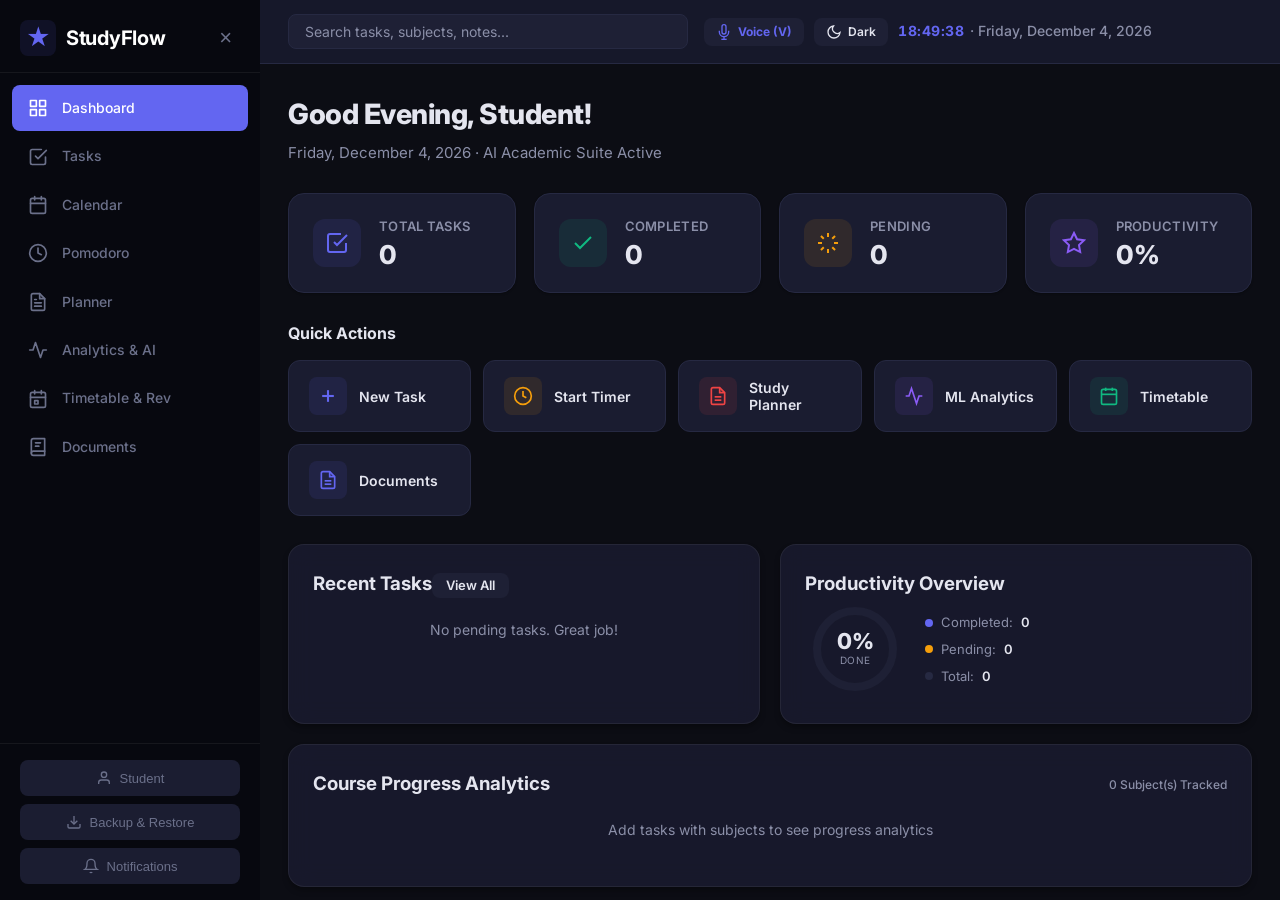
<file: index.html>
<!DOCTYPE html>
<html lang="en" data-theme="dark">
<head>
  <meta charset="UTF-8">
  <meta name="viewport" content="width=device-width, initial-scale=1.0">
  <meta name="description" content="StudyFlow — AI-Powered Academic Intelligence & Productivity Suite with predictive modeling, conflict-aware scheduling, voice assistant, and local document intelligence.">
  <meta name="theme-color" content="#0c0d14">
  <title>StudyFlow — AI-Powered Academic Intelligence & Productivity Suite</title>
  <link rel="icon" type="image/svg+xml" href="data:image/svg+xml,%3Csvg xmlns='http://www.w3.org/2000/svg' viewBox='0 0 100 100'%3E%3Ccircle cx='50' cy='50' r='45' fill='%236366f1'/%3E%3Ctext x='50' y='68' font-size='50' text-anchor='middle' fill='white'%3E%E2%98%85%3C/text%3E%3C/svg%3E">
  <link rel="preconnect" href="https://fonts.googleapis.com">
  <link href="https://fonts.googleapis.com/css2?family=Inter:wght@300;400;500;600;700;800&display=swap" rel="stylesheet">
  <link rel="stylesheet" href="css/style.css">
  <link rel="stylesheet" href="css/dashboard.css">
  <link rel="stylesheet" href="css/tasks.css">
  <link rel="stylesheet" href="css/calendar.css">
  <link rel="stylesheet" href="css/responsive.css">
</head>
<body>
  <div id="app">
    <aside class="sidebar" id="sidebar">
      <div class="sidebar-header">
        <div class="logo">
          <span class="logo-icon">&#9733;</span>
          <h1>StudyFlow</h1>
        </div>
        <button class="sidebar-toggle" id="sidebarToggle" aria-label="Toggle sidebar">&times;</button>
      </div>
      <nav class="sidebar-nav">
        <a href="#" class="nav-item active" data-page="dashboard">
          <span class="nav-icon">
            <svg width="20" height="20" viewBox="0 0 24 24" fill="none" stroke="currentColor" stroke-width="2" stroke-linecap="round" stroke-linejoin="round"><rect x="3" y="3" width="7" height="7"/><rect x="14" y="3" width="7" height="7"/><rect x="14" y="14" width="7" height="7"/><rect x="3" y="14" width="7" height="7"/></svg>
          </span>
          <span class="nav-label">Dashboard</span>
        </a>
        <a href="#" class="nav-item" data-page="tasks">
          <span class="nav-icon">
            <svg width="20" height="20" viewBox="0 0 24 24" fill="none" stroke="currentColor" stroke-width="2" stroke-linecap="round" stroke-linejoin="round"><path d="M9 11l3 3L22 4"/><path d="M21 12v7a2 2 0 0 1-2 2H5a2 2 0 0 1-2-2V5a2 2 0 0 1 2-2h11"/></svg>
          </span>
          <span class="nav-label">Tasks</span>
        </a>
        <a href="#" class="nav-item" data-page="calendar">
          <span class="nav-icon">
            <svg width="20" height="20" viewBox="0 0 24 24" fill="none" stroke="currentColor" stroke-width="2" stroke-linecap="round" stroke-linejoin="round"><rect x="3" y="4" width="18" height="18" rx="2" ry="2"/><line x1="16" y1="2" x2="16" y2="6"/><line x1="8" y1="2" x2="8" y2="6"/><line x1="3" y1="10" x2="21" y2="10"/></svg>
          </span>
          <span class="nav-label">Calendar</span>
        </a>
        <a href="#" class="nav-item" data-page="pomodoro">
          <span class="nav-icon">
            <svg width="20" height="20" viewBox="0 0 24 24" fill="none" stroke="currentColor" stroke-width="2" stroke-linecap="round" stroke-linejoin="round"><circle cx="12" cy="12" r="10"/><polyline points="12 6 12 12 16 14"/></svg>
          </span>
          <span class="nav-label">Pomodoro</span>
        </a>
        <a href="#" class="nav-item" data-page="planner">
          <span class="nav-icon">
            <svg width="20" height="20" viewBox="0 0 24 24" fill="none" stroke="currentColor" stroke-width="2" stroke-linecap="round" stroke-linejoin="round"><path d="M14 2H6a2 2 0 0 0-2 2v16a2 2 0 0 0 2 2h12a2 2 0 0 0 2-2V8z"/><polyline points="14 2 14 8 20 8"/><line x1="16" y1="13" x2="8" y2="13"/><line x1="16" y1="17" x2="8" y2="17"/><polyline points="10 9 9 9 8 9"/></svg>
          </span>
          <span class="nav-label">Planner</span>
        </a>
        <a href="#" class="nav-item" data-page="analytics">
          <span class="nav-icon">
            <svg width="20" height="20" viewBox="0 0 24 24" fill="none" stroke="currentColor" stroke-width="2" stroke-linecap="round" stroke-linejoin="round"><path d="M22 12h-4l-3 9L9 3l-3 9H2"/></svg>
          </span>
          <span class="nav-label">Analytics & AI</span>
        </a>
        <a href="#" class="nav-item" data-page="timetable">
          <span class="nav-icon">
            <svg width="20" height="20" viewBox="0 0 24 24" fill="none" stroke="currentColor" stroke-width="2" stroke-linecap="round" stroke-linejoin="round"><rect x="3" y="4" width="18" height="18" rx="2"/><line x1="16" y1="2" x2="16" y2="6"/><line x1="8" y1="2" x2="8" y2="6"/><line x1="3" y1="10" x2="21" y2="10"/><path d="M8 14h4v4H8z"/></svg>
          </span>
          <span class="nav-label">Timetable & Rev</span>
        </a>
        <a href="#" class="nav-item" data-page="documents">
          <span class="nav-icon">
            <svg width="20" height="20" viewBox="0 0 24 24" fill="none" stroke="currentColor" stroke-width="2" stroke-linecap="round" stroke-linejoin="round"><path d="M4 19.5A2.5 2.5 0 0 1 6.5 17H20"/><path d="M6.5 2H20v20H6.5A2.5 2.5 0 0 1 4 19.5v-15A2.5 2.5 0 0 1 6.5 2z"/><line x1="9" y1="7" x2="15" y2="7"/><line x1="9" y1="11" x2="13" y2="11"/></svg>
          </span>
          <span class="nav-label">Documents</span>
        </a>
      </nav>
      <div class="sidebar-footer">
        <button id="profileEditBtn" title="Student Profile">
          <svg width="16" height="16" viewBox="0 0 24 24" fill="none" stroke="currentColor" stroke-width="2"><path d="M20 21v-2a4 4 0 0 0-4-4H8a4 4 0 0 0-4 4v2"/><circle cx="12" cy="7" r="4"/></svg>
          <span id="sidebarStudentName">Student Profile</span>
        </button>
        <button id="backupRestoreBtn" title="Data Backup and Recovery">
          <svg width="16" height="16" viewBox="0 0 24 24" fill="none" stroke="currentColor" stroke-width="2"><path d="M21 15v4a2 2 0 0 1-2 2H5a2 2 0 0 1-2-2v-4"/><polyline points="7 10 12 15 17 10"/><line x1="12" y1="15" x2="12" y2="3"/></svg>
          Backup & Restore
        </button>
        <button id="notifSettingsBtn" aria-label="Notification settings">
          <svg width="16" height="16" viewBox="0 0 24 24" fill="none" stroke="currentColor" stroke-width="2"><path d="M18 8A6 6 0 0 0 6 8c0 7-3 9-3 9h18s-3-2-3-9"/><path d="M13.73 21a2 2 0 0 1-3.46 0"/></svg>
          Notifications
        </button>
      </div>
    </aside>

    <main class="main-content" id="mainContent">
      <header class="top-bar">
        <button class="mobile-menu-btn" id="mobileMenuBtn" aria-label="Open menu">
          <svg width="24" height="24" viewBox="0 0 24 24" fill="none" stroke="currentColor" stroke-width="2" stroke-linecap="round" stroke-linejoin="round"><line x1="3" y1="12" x2="21" y2="12"/><line x1="3" y1="6" x2="21" y2="6"/><line x1="3" y1="18" x2="21" y2="18"/></svg>
        </button>
        <div class="top-bar-search">
          <input type="text" id="globalSearch" placeholder="Search tasks, subjects, notes..." />
        </div>
        <div class="top-bar-right" style="display:flex;align-items:center;gap:10px;">
          <!-- Voice Assistant Trigger Button -->
          <button id="voiceAssistantBtn" class="btn btn-secondary btn-sm" title="Activate Voice Assistant (Press 'V')" aria-label="Voice Assistant" style="padding:6px 12px;display:flex;align-items:center;gap:6px;border-color:var(--accent);color:var(--accent);">
            <svg width="16" height="16" viewBox="0 0 24 24" fill="none" stroke="currentColor" stroke-width="2"><path d="M12 1a3 3 0 0 0-3 3v8a3 3 0 0 0 6 0V4a3 3 0 0 0-3-3z"/><path d="M19 10v2a7 7 0 0 1-14 0v-2"/><line x1="12" y1="19" x2="12" y2="23"/><line x1="8" y1="23" x2="16" y2="23"/></svg>
            <span style="font-size:12px;font-weight:700;">Voice (V)</span>
          </button>

          <button id="themeToggleBtn" class="btn btn-secondary btn-sm" title="Toggle Light/Dark Theme" aria-label="Toggle Theme" style="padding:6px 12px;display:flex;align-items:center;gap:6px;">
            <svg id="themeIconSun" width="16" height="16" viewBox="0 0 24 24" fill="none" stroke="currentColor" stroke-width="2" style="display:none;"><circle cx="12" cy="12" r="5"/><line x1="12" y1="1" x2="12" y2="3"/><line x1="12" y1="21" x2="12" y2="23"/><line x1="4.22" y1="4.22" x2="5.64" y2="5.64"/><line x1="18.36" y1="18.36" x2="19.78" y2="19.78"/><line x1="1" y1="12" x2="3" y2="12"/><line x1="21" y1="12" x2="23" y2="12"/><line x1="4.22" y1="19.78" x2="5.64" y2="18.36"/><line x1="18.36" y1="5.64" x2="19.78" y2="4.22"/></svg>
            <svg id="themeIconMoon" width="16" height="16" viewBox="0 0 24 24" fill="none" stroke="currentColor" stroke-width="2"><path d="M21 12.79A9 9 0 1 1 11.21 3 7 7 0 0 0 21 12.79z"/></svg>
            <span id="themeLabel" style="font-size:12px;font-weight:600;">Theme</span>
          </button>
          <div class="top-bar-date" id="topBarDate"></div>
        </div>
      </header>

      <section class="page active" id="page-dashboard"></section>
      <section class="page" id="page-tasks"></section>
      <section class="page" id="page-calendar"></section>
      <section class="page" id="page-pomodoro">
        <div id="pomodoroRoot" style="display:flex;flex-direction:column;align-items:center;min-height:60vh;">
          <div class="card" style="max-width:520px;width:100%;padding:32px;text-align:center;">
            <h2 style="font-size:24px;font-weight:800;margin-bottom:4px;">Study Session Timer</h2>
            <p style="color:var(--text-secondary);font-size:14px;margin-bottom:20px;">Timestamp-based focus cycles with state persistence</p>
            <div id="pomodoroTaskInfo" style="display:none;margin-bottom:16px;padding:10px 14px;background:var(--accent-light);border-radius:var(--radius-md);text-align:center;">
              <div id="pomodoroTaskTitle" style="font-size:13px;font-weight:700;color:var(--accent);"></div>
              <div id="pomodoroTaskProgress" style="font-size:12px;color:var(--text-secondary);margin-top:2px;"></div>
            </div>

            <div class="pomodoro-duration-row" style="display:flex;gap:8px;justify-content:center;flex-wrap:wrap;margin-bottom:20px;">
              <div><label style="font-size:11px;font-weight:600;color:var(--text-secondary);display:block;margin-bottom:2px;">TOTAL</label>
                <div style="display:flex;align-items:center;gap:4px;">
                  <button class="btn btn-icon btn-secondary" id="pTotalDec" style="width:30px;height:30px;padding:0;font-size:16px;font-weight:700;">-</button>
                  <input type="text" id="pTotal" value="60" style="width:50px;padding:4px;text-align:center;font-size:15px;font-weight:700;border:1px solid var(--border-color);border-radius:var(--radius-sm);background:var(--bg-input);color:var(--text-primary);font-family:inherit;outline:none;">
                  <button class="btn btn-icon btn-secondary" id="pTotalInc" style="width:30px;height:30px;padding:0;font-size:16px;font-weight:700;">+</button>
                </div>
              </div>
              <div><label style="font-size:11px;font-weight:600;color:var(--text-secondary);display:block;margin-bottom:2px;">FOCUS</label>
                <div style="display:flex;align-items:center;gap:4px;">
                  <button class="btn btn-icon btn-secondary" id="pFocusDec" style="width:30px;height:30px;padding:0;font-size:16px;font-weight:700;">-</button>
                  <input type="text" id="pFocus" value="25" style="width:50px;padding:4px;text-align:center;font-size:15px;font-weight:700;border:1px solid var(--border-color);border-radius:var(--radius-sm);background:var(--bg-input);color:var(--text-primary);font-family:inherit;outline:none;">
                  <button class="btn btn-icon btn-secondary" id="pFocusInc" style="width:30px;height:30px;padding:0;font-size:16px;font-weight:700;">+</button>
                </div>
              </div>
              <div><label style="font-size:11px;font-weight:600;color:var(--text-secondary);display:block;margin-bottom:2px;">BREAK</label>
                <div style="display:flex;align-items:center;gap:4px;">
                  <button class="btn btn-icon btn-secondary" id="pBreakDec" style="width:30px;height:30px;padding:0;font-size:16px;font-weight:700;">-</button>
                  <input type="text" id="pBreak" value="5" style="width:50px;padding:4px;text-align:center;font-size:15px;font-weight:700;border:1px solid var(--border-color);border-radius:var(--radius-sm);background:var(--bg-input);color:var(--text-primary);font-family:inherit;outline:none;">
                  <button class="btn btn-icon btn-secondary" id="pBreakInc" style="width:30px;height:30px;padding:0;font-size:16px;font-weight:700;">+</button>
                </div>
              </div>
            </div>

            <div style="position:relative;width:240px;height:240px;margin:0 auto 16px;">
              <svg width="240" height="240" viewBox="0 0 240 240">
                <circle cx="120" cy="120" r="80" fill="none" stroke="var(--bg-input)" stroke-width="6"/>
                <circle id="pomodoroTotalRing" cx="120" cy="120" r="80" fill="none" stroke="var(--accent)" stroke-width="6" stroke-linecap="round" transform="rotate(-90,120,120)" style="transition:stroke-dashoffset .5s;opacity:.4"/>
                <circle cx="120" cy="120" r="100" fill="none" stroke="var(--bg-input)" stroke-width="8"/>
                <circle id="pomodoroRingProgress" cx="120" cy="120" r="100" fill="none" stroke="var(--accent)" stroke-width="8" stroke-linecap="round" transform="rotate(-90,120,120)" style="transition:stroke-dashoffset .5s"/>
              </svg>
              <div style="position:absolute;inset:0;display:flex;flex-direction:column;align-items:center;justify-content:center;">
                <span id="pomodoroDisplay" style="font-size:44px;font-weight:800;color:var(--text-primary);letter-spacing:2px;font-variant-numeric:tabular-nums;">25:00</span>
                <span id="pomodoroPhase" style="font-size:13px;font-weight:600;color:var(--accent);margin-top:2px;">Ready</span>
                <span id="pomodoroStatus" style="font-size:11px;color:var(--text-secondary);margin-top:2px;">Cycle 0 &middot; 60 min left</span>
              </div>
            </div>

            <div style="margin-bottom:16px;">
              <div style="height:4px;background:var(--bg-input);border-radius:2px;overflow:hidden;">
                <div id="pomodoroProgressBar" style="height:100%;width:0%;background:linear-gradient(90deg,var(--accent),var(--success));border-radius:2px;transition:width .5s"></div>
              </div>
              <span id="pomodoroPctLabel" style="font-size:11px;color:var(--text-secondary);margin-top:4px;display:block;">0% of total study time completed</span>
            </div>

            <div id="pomodoroButtons" style="display:flex;gap:10px;justify-content:center;flex-wrap:wrap;">
              <button class="btn btn-primary" id="pomodoroStartBtn"><svg width="18" height="18" viewBox="0 0 24 24" fill="currentColor"><polygon points="5 3 19 12 5 21 5 3"/></svg> Start</button>
              <button class="btn btn-secondary" id="pomodoroPauseBtn" style="display:none"><svg width="18" height="18" viewBox="0 0 24 24" fill="currentColor"><rect x="6" y="4" width="4" height="16"/><rect x="14" y="4" width="4" height="16"/></svg> Pause</button>
              <button class="btn btn-primary" id="pomodoroResumeBtn" style="display:none"><svg width="18" height="18" viewBox="0 0 24 24" fill="currentColor"><polygon points="5 3 19 12 5 21 5 3"/></svg> Resume</button>
              <button class="btn btn-secondary" id="pomodoroResetBtn"><svg width="18" height="18" viewBox="0 0 24 24" fill="none" stroke="currentColor" stroke-width="2" stroke-linecap="round"><polyline points="23 4 23 10 17 10"/><path d="M20.49 15a9 9 0 1 1-2.12-9.36L23 10"/></svg> Reset</button>
            </div>
          </div>
        </div>
      </section>
      <section class="page" id="page-planner"></section>
      <section class="page" id="page-analytics"></section>
      <section class="page" id="page-timetable"></section>
      <section class="page" id="page-documents"></section>
    </main>
  </div>

  <!-- Core Utilities & Pretrained Models Data -->
  <script src="js/utils.js"></script>
  <script src="js/mlModelsData.js"></script>
  <script src="js/storage.js"></script>
  <script src="js/notifications.js"></script>
  <script src="js/backupService.js"></script>
  <script src="js/timetable.js"></script>

  <!-- Bilingual Voice Subsystem -->
  <script src="js/voiceSpeech.js"></script>
  <script src="js/voiceParser.js"></script>
  <script src="js/voiceHandler.js"></script>

  <!-- Application Modules -->
  <script src="js/taskManager.js"></script>
  <script src="js/dashboard.js"></script>
  <script src="js/calendar.js"></script>
  <script src="js/pomodoro.js"></script>
  <script src="js/studyPlanner.js"></script>
  <script src="js/mlAnalytics.js"></script>
  <script src="js/documentIntelligence.js"></script>
  <script src="js/app.js"></script>
</body>
</html>
</file>
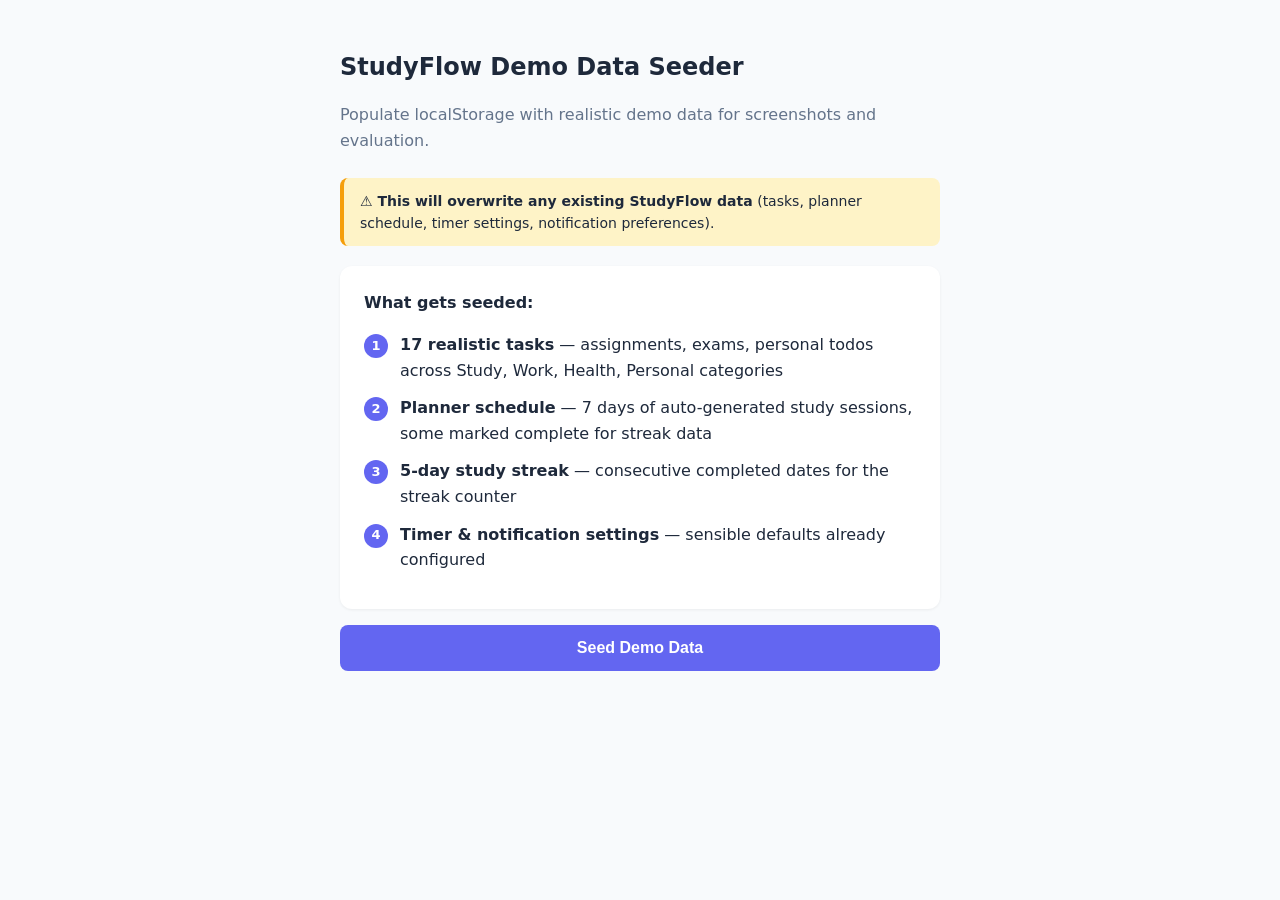
<file: docs/demo-data.html>
<!DOCTYPE html>
<html lang="en">
<head>
<meta charset="UTF-8">
<meta name="viewport" content="width=device-width, initial-scale=1.0">
<title>StudyFlow — Seed Demo Data</title>
<style>
  * { box-sizing: border-box; }
  body { font-family: system-ui, -apple-system, sans-serif; max-width: 640px; margin: 0 auto; padding: 32px 20px; line-height: 1.6; color: #1e293b; background: #f8fafc; }
  h1 { font-size: 24px; font-weight: 800; margin-bottom: 4px; }
  .subtitle { color: #64748b; margin-bottom: 24px; }
  .card { background: white; border-radius: 12px; padding: 24px; box-shadow: 0 1px 3px rgba(0,0,0,0.06); margin-bottom: 16px; }
  .warning { background: #fef3c7; border-left: 4px solid #f59e0b; padding: 12px 16px; border-radius: 8px; font-size: 14px; margin-bottom: 20px; }
  button { padding: 14px 28px; font-size: 16px; font-weight: 600; cursor: pointer; background: #6366f1; color: white; border: none; border-radius: 8px; transition: background 0.2s; width: 100%; }
  button:hover { background: #4f46e5; }
  button:disabled { opacity: 0.5; cursor: not-allowed; }
  .success { color: #16a34a; font-weight: 600; font-size: 16px; margin-top: 16px; padding: 12px 16px; background: #dcfce7; border-radius: 8px; }
  .details { font-size: 13px; color: #64748b; margin-top: 12px; background: #f1f5f9; padding: 12px 16px; border-radius: 8px; max-height: 200px; overflow-y: auto; font-family: monospace; white-space: pre-wrap; }
  label { display: flex; align-items: center; gap: 8px; font-size: 14px; margin-bottom: 10px; cursor: pointer; }
  .step { display: flex; align-items: flex-start; gap: 12px; margin-bottom: 12px; }
  .step-num { background: #6366f1; color: white; width: 24px; height: 24px; border-radius: 50%; display: flex; align-items: center; justify-content: center; font-size: 13px; font-weight: 700; flex-shrink: 0; margin-top: 2px; }
</style>
</head>
<body>
<h1>StudyFlow Demo Data Seeder</h1>
<p class="subtitle">Populate localStorage with realistic demo data for screenshots and evaluation.</p>

<div class="warning">
  <strong>⚠️ This will overwrite any existing StudyFlow data</strong> (tasks, planner schedule, timer settings, notification preferences).
</div>

<div class="card">
  <div style="margin-bottom:16px;font-weight:600;">What gets seeded:</div>
  <div class="step"><span class="step-num">1</span><div><strong>17 realistic tasks</strong> — assignments, exams, personal todos across Study, Work, Health, Personal categories</div></div>
  <div class="step"><span class="step-num">2</span><div><strong>Planner schedule</strong> — 7 days of auto-generated study sessions, some marked complete for streak data</div></div>
  <div class="step"><span class="step-num">3</span><div><strong>5-day study streak</strong> — consecutive completed dates for the streak counter</div></div>
  <div class="step"><span class="step-num">4</span><div><strong>Timer & notification settings</strong> — sensible defaults already configured</div></div>
</div>

<button id="seedBtn" onclick="seed()">Seed Demo Data</button>
<div id="status"></div>

<script>
function makeId(ts, rand) {
  return Number(ts).toString(36) + rand;
}

function seed() {
  const btn = document.getElementById('seedBtn');
  btn.disabled = true;
  btn.textContent = 'Seeding...';

  const now = new Date();
  const today = new Date(now.getFullYear(), now.getMonth(), now.getDate());

  function d(offset) {
    const dt = new Date(today);
    dt.setDate(dt.getDate() + offset);
    return dt.getFullYear() + '-' + String(dt.getMonth() + 1).padStart(2, '0') + '-' + String(dt.getDate()).padStart(2, '0');
  }

  function iso(offset, hours, mins) {
    const dt = new Date(today);
    dt.setDate(dt.getDate() + offset);
    dt.setHours(hours || 0, mins || 0, 0, 0);
    return dt.toISOString();
  }

  const tasks = [
    { id: 'id001', title: 'CS301 — Final Project Report', priority: 'high', category: 'Study', dueDate: d(5), estimatedDuration: 240, studiedMinutes: 60, completed: false, completedAt: null, createdAt: iso(-10, 14, 30), subject: 'Computer Science' },
    { id: 'id002', title: 'MTH302 — Problem Set 7', priority: 'high', category: 'Study', dueDate: d(2), estimatedDuration: 180, studiedMinutes: 30, completed: false, completedAt: null, createdAt: iso(-8, 10, 0), subject: 'Mathematics' },
    { id: 'id003', title: 'PHY201 — Lab Report: Optics', priority: 'medium', category: 'Study', dueDate: d(3), estimatedDuration: 120, completed: false, completedAt: null, createdAt: iso(-6, 16, 45), subject: 'Physics' },
    { id: 'id004', title: 'Prepare Internship Presentation', priority: 'high', category: 'Work', dueDate: d(1), estimatedDuration: 90, studiedMinutes: 30, completed: false, completedAt: null, createdAt: iso(-4, 9, 15), subject: 'Work' },
    { id: 'id005', title: 'Team Standup Notes Review', priority: 'low', category: 'Work', dueDate: d(1), estimatedDuration: 30, completed: true, completedAt: iso(-2, 11, 0), createdAt: iso(-7, 8, 0), subject: 'Work' },
    { id: 'id006', title: 'Read Chapters 5–7 (Textbook)', priority: 'medium', category: 'Study', dueDate: d(7), estimatedDuration: 300, studiedMinutes: 45, completed: false, completedAt: null, createdAt: iso(-12, 20, 0), subject: 'Computer Science' },
    { id: 'id007', title: 'Plan Weekly Workout Schedule', priority: 'low', category: 'Health', dueDate: d(4), estimatedDuration: 60, completed: false, completedAt: null, createdAt: iso(-5, 7, 30), subject: 'Health' },
    { id: 'id008', title: 'Monthly Budget Review', priority: 'low', category: 'Personal', dueDate: d(10), estimatedDuration: 45, completed: false, completedAt: null, createdAt: iso(-14, 18, 0), subject: 'Personal' },
    { id: 'id009', title: 'CS301 — Peer Code Review', priority: 'medium', category: 'Study', dueDate: d(4), estimatedDuration: 120, completed: false, completedAt: null, createdAt: iso(-3, 13, 20), subject: 'Computer Science' },
    { id: 'id010', title: 'MTH302 — Quiz Preparation', priority: 'high', category: 'Study', dueDate: d(-2), estimatedDuration: 150, completed: true, completedAt: iso(-3, 17, 0), createdAt: iso(-8, 11, 30), subject: 'Mathematics' },
    { id: 'id011', title: 'Dentist Appointment', priority: 'medium', category: 'Personal', dueDate: d(0), estimatedDuration: 60, completed: false, completedAt: null, createdAt: iso(-14, 9, 0), subject: 'Personal' },
    { id: 'id012', title: 'Update Portfolio Website', priority: 'low', category: 'Work', dueDate: d(15), estimatedDuration: 180, completed: false, completedAt: null, createdAt: iso(-30, 15, 0), subject: 'Work' },
    { id: 'id013', title: 'PHY201 — Practice Problems Ch.4', priority: 'medium', category: 'Study', dueDate: d(1), estimatedDuration: 90, completed: false, completedAt: null, createdAt: iso(-5, 10, 45), subject: 'Physics' },
    { id: 'id014', title: 'Research Paper Annotations', priority: 'high', category: 'Study', dueDate: d(9), estimatedDuration: 360, completed: false, completedAt: null, createdAt: iso(-20, 21, 0), subject: 'Computer Science' },
    { id: 'id015', title: 'Grocery Shopping', priority: 'low', category: 'Personal', dueDate: d(0), estimatedDuration: 30, completed: true, completedAt: iso(-1, 10, 30), createdAt: iso(-3, 19, 0), subject: 'Personal' },
    { id: 'id016', title: 'CS301 — Database Design Doc', priority: 'medium', category: 'Study', dueDate: d(6), estimatedDuration: 180, completed: false, completedAt: null, createdAt: iso(-9, 14, 0), subject: 'Computer Science' },
    { id: 'id017', title: 'Weekly Progress Review', priority: 'low', category: 'Work', dueDate: d(0), estimatedDuration: 45, completed: false, completedAt: null, createdAt: iso(-7, 8, 30), subject: 'Work' },
  ];

  const completedDates = [d(-4), d(-3), d(-2), d(-1), d(0)];

  const sessions = [
    { id: 'sid01', taskId: 'id001', title: 'CS301 — Final Project Report', subject: 'Computer Science', date: d(0), startTime: '08:00', duration: 50, priority: 'high', completed: true, deadline: d(5) },
    { id: 'sid02', taskId: 'id001', title: 'CS301 — Final Project Report', subject: 'Computer Science', date: d(0), startTime: '09:00', duration: 50, priority: 'high', completed: true, deadline: d(5) },
    { id: 'sid03', taskId: 'id001', title: 'CS301 — Final Project Report', subject: 'Computer Science', date: d(0), startTime: '10:00', duration: 40, priority: 'high', completed: true, deadline: d(5) },
    { id: 'sid04', taskId: 'id002', title: 'MTH302 — Problem Set 7', subject: 'Mathematics', date: d(0), startTime: '11:00', duration: 50, priority: 'high', completed: true, deadline: d(2) },
    { id: 'sid05', taskId: 'id002', title: 'MTH302 — Problem Set 7', subject: 'Mathematics', date: d(0), startTime: '14:00', duration: 50, priority: 'high', completed: false, deadline: d(2) },
    { id: 'sid06', taskId: 'id003', title: 'PHY201 — Lab Report: Optics', subject: 'Physics', date: d(0), startTime: '15:00', duration: 50, priority: 'medium', completed: false, deadline: d(3) },
    { id: 'sid07', taskId: 'id004', title: 'Prepare Internship Presentation', subject: 'Work', date: d(0), startTime: '16:00', duration: 50, priority: 'high', completed: false, deadline: d(1) },
    { id: 'sid08', taskId: 'id013', title: 'PHY201 — Practice Problems Ch.4', subject: 'Physics', date: d(1), startTime: '08:00', duration: 50, priority: 'medium', completed: false, deadline: d(1) },
    { id: 'sid09', taskId: 'id004', title: 'Prepare Internship Presentation', subject: 'Work', date: d(1), startTime: '09:00', duration: 40, priority: 'high', completed: false, deadline: d(1) },
    { id: 'sid10', taskId: 'id002', title: 'MTH302 — Problem Set 7', subject: 'Mathematics', date: d(1), startTime: '10:00', duration: 50, priority: 'high', completed: false, deadline: d(2) },
    { id: 'sid11', taskId: 'id016', title: 'CS301 — Database Design Doc', subject: 'Computer Science', date: d(2), startTime: '08:00', duration: 50, priority: 'medium', completed: false, deadline: d(6) },
    { id: 'sid12', taskId: 'id016', title: 'CS301 — Database Design Doc', subject: 'Computer Science', date: d(2), startTime: '09:00', duration: 50, priority: 'medium', completed: false, deadline: d(6) },
    { id: 'sid13', taskId: 'id002', title: 'MTH302 — Problem Set 7', subject: 'Mathematics', date: d(2), startTime: '10:00', duration: 50, priority: 'high', completed: false, deadline: d(2) },
    { id: 'sid14', taskId: 'id003', title: 'PHY201 — Lab Report: Optics', subject: 'Physics', date: d(2), startTime: '14:00', duration: 50, priority: 'medium', completed: false, deadline: d(3) },
    { id: 'sid15', taskId: 'id009', title: 'CS301 — Peer Code Review', subject: 'Computer Science', date: d(2), startTime: '15:00', duration: 50, priority: 'medium', completed: false, deadline: d(4) },
    { id: 'sid16', taskId: 'id001', title: 'CS301 — Final Project Report', subject: 'Computer Science', date: d(3), startTime: '08:00', duration: 50, priority: 'high', completed: false, deadline: d(5) },
    { id: 'sid17', taskId: 'id001', title: 'CS301 — Final Project Report', subject: 'Computer Science', date: d(3), startTime: '09:00', duration: 50, priority: 'high', completed: false, deadline: d(5) },
    { id: 'sid18', taskId: 'id009', title: 'CS301 — Peer Code Review', subject: 'Computer Science', date: d(3), startTime: '10:00', duration: 50, priority: 'medium', completed: false, deadline: d(4) },
    { id: 'sid19', taskId: 'id007', title: 'Plan Weekly Workout Schedule', subject: 'Health', date: d(3), startTime: '14:00', duration: 50, priority: 'low', completed: false, deadline: d(4) },
    { id: 'sid20', taskId: 'id006', title: 'Read Chapters 5–7 (Textbook)', subject: 'Computer Science', date: d(4), startTime: '08:00', duration: 50, priority: 'medium', completed: false, deadline: d(7) },
    { id: 'sid21', taskId: 'id006', title: 'Read Chapters 5–7 (Textbook)', subject: 'Computer Science', date: d(4), startTime: '09:00', duration: 50, priority: 'medium', completed: false, deadline: d(7) },
    { id: 'sid22', taskId: 'id006', title: 'Read Chapters 5–7 (Textbook)', subject: 'Computer Science', date: d(4), startTime: '10:00', duration: 50, priority: 'medium', completed: false, deadline: d(7) },
    { id: 'sid23', taskId: 'id014', title: 'Research Paper Annotations', subject: 'Computer Science', date: d(5), startTime: '08:00', duration: 50, priority: 'high', completed: false, deadline: d(9) },
    { id: 'sid24', taskId: 'id014', title: 'Research Paper Annotations', subject: 'Computer Science', date: d(5), startTime: '09:00', duration: 50, priority: 'high', completed: false, deadline: d(9) },
    { id: 'sid25', taskId: 'id014', title: 'Research Paper Annotations', subject: 'Computer Science', date: d(5), startTime: '10:00', duration: 50, priority: 'high', completed: false, deadline: d(9) },
    { id: 'sid26', taskId: 'id010', title: 'MTH302 — Quiz Preparation', subject: 'Mathematics', date: d(-4), startTime: '08:00', duration: 50, priority: 'high', completed: true, deadline: d(-2) },
    { id: 'sid27', taskId: 'id010', title: 'MTH302 — Quiz Preparation', subject: 'Mathematics', date: d(-4), startTime: '09:00', duration: 50, priority: 'high', completed: true, deadline: d(-2) },
    { id: 'sid28', taskId: 'id010', title: 'MTH302 — Quiz Preparation', subject: 'Mathematics', date: d(-4), startTime: '10:00', duration: 50, priority: 'high', completed: true, deadline: d(-2) },
    { id: 'sid29', taskId: 'id005', title: 'Team Standup Notes Review', subject: 'Work', date: d(-3), startTime: '08:00', duration: 30, priority: 'low', completed: true, deadline: d(1) },
    { id: 'sid30', taskId: 'id015', title: 'Grocery Shopping', subject: 'Personal', date: d(-2), startTime: '09:00', duration: 30, priority: 'low', completed: true, deadline: d(0) },
    { id: 'sid31', taskId: 'id012', title: 'Update Portfolio Website', subject: 'Work', date: d(6), startTime: '08:00', duration: 50, priority: 'low', completed: false, deadline: d(15) },
    { id: 'sid32', taskId: 'id012', title: 'Update Portfolio Website', subject: 'Work', date: d(6), startTime: '09:00', duration: 50, priority: 'low', completed: false, deadline: d(15) },
    { id: 'sid33', taskId: 'id012', title: 'Update Portfolio Website', subject: 'Work', date: d(6), startTime: '10:00', duration: 50, priority: 'low', completed: false, deadline: d(15) },
    { id: 'sid34', taskId: 'id012', title: 'Update Portfolio Website', subject: 'Work', date: d(7), startTime: '08:00', duration: 30, priority: 'low', completed: false, deadline: d(15) },
    { id: 'sid35', taskId: 'id008', title: 'Monthly Budget Review', subject: 'Personal', date: d(7), startTime: '09:00', duration: 45, priority: 'low', completed: false, deadline: d(10) },
  ];

  localStorage.clear();

  // Seed focus history for 7-day analytics chart
  const focusHistory = [
    { id: 'f01', taskTitle: 'CS301 — Final Project Report', subject: 'Computer Science', durationMinutes: 50, timestamp: iso(0, 8, 50) },
    { id: 'f02', taskTitle: 'CS301 — Final Project Report', subject: 'Computer Science', durationMinutes: 50, timestamp: iso(0, 9, 50) },
    { id: 'f03', taskTitle: 'MTH302 — Problem Set 7', subject: 'Mathematics', durationMinutes: 40, timestamp: iso(0, 11, 40) },
    { id: 'f04', taskTitle: 'PHY201 — Lab Report', subject: 'Physics', durationMinutes: 50, timestamp: iso(-1, 14, 0) },
    { id: 'f05', taskTitle: 'CS301 — Algorithm Study', subject: 'Computer Science', durationMinutes: 60, timestamp: iso(-2, 10, 0) },
    { id: 'f06', taskTitle: 'MTH302 — Quiz Preparation', subject: 'Mathematics', durationMinutes: 50, timestamp: iso(-3, 16, 0) },
    { id: 'f07', taskTitle: 'Operating Systems — Virtual Memory', subject: 'Operating Systems', durationMinutes: 45, timestamp: iso(-4, 9, 0) }
  ];

  // Seed sample academic timetable
  const timetable = [
    { id: 'tt_1', day: 'Monday', startTime: '09:00', endTime: '10:30', subject: 'DSA', room: 'Hall A', type: 'Lecture' },
    { id: 'tt_2', day: 'Monday', startTime: '11:00', endTime: '12:30', subject: 'Operating Systems', room: 'Lab 2', type: 'Lab' },
    { id: 'tt_3', day: 'Tuesday', startTime: '10:00', endTime: '11:30', subject: 'DBMS', room: 'Hall B', type: 'Lecture' },
    { id: 'tt_4', day: 'Wednesday', startTime: '09:00', endTime: '10:30', subject: 'Computer Networks', room: 'Hall C', type: 'Lecture' },
    { id: 'tt_5', day: 'Wednesday', startTime: '14:00', endTime: '16:00', subject: 'DSA', room: 'Lab 1', type: 'Lab' },
    { id: 'tt_6', day: 'Thursday', startTime: '11:00', endTime: '12:30', subject: 'Web Development', room: 'Lab 3', type: 'Lecture' },
    { id: 'tt_7', day: 'Friday', startTime: '10:00', endTime: '11:30', subject: 'Operating Systems', room: 'Hall A', type: 'Lecture' }
  ];

  // Seed sample syllabus topics
  const syllabusTopics = [
    { id: 'top_1', subject: 'DSA', topic: 'Dynamic Programming & 0/1 Knapsack', status: 'Mastered', confidence: 90, lastRevised: d(-4), nextRevisionDate: d(5), intervalIndex: 3 },
    { id: 'top_2', subject: 'DSA', topic: 'Graph Shortest Paths (Dijkstra)', status: 'In Review', confidence: 75, lastRevised: d(-2), nextRevisionDate: d(2), intervalIndex: 2 },
    { id: 'top_3', subject: 'Operating Systems', topic: 'Virtual Memory & Page Replacement', status: 'Needs Practice', confidence: 55, lastRevised: d(-5), nextRevisionDate: d(0), intervalIndex: 1 },
    { id: 'top_4', subject: 'DBMS', topic: 'Normalization & BCNF', status: 'Mastered', confidence: 85, lastRevised: d(-3), nextRevisionDate: d(6), intervalIndex: 3 }
  ];

  // Seed sample indexed document
  const documents = [
    {
      id: 'doc_demo_1',
      name: 'OS Unit 3: Virtual Memory & Paging Notes',
      uploadDate: d(0),
      chunks: [
        {
          id: 'doc_demo_1_chunk_0',
          docId: 'doc_demo_1',
          docName: 'OS Unit 3: Virtual Memory & Paging Notes',
          text: 'Virtual memory is a memory management technique that provides an idealized abstraction of the storage resources that are actually available on a given machine. It allows the execution of processes that may not be completely in memory.',
          wordCount: 38
        },
        {
          id: 'doc_demo_1_chunk_1',
          docId: 'doc_demo_1',
          docName: 'OS Unit 3: Virtual Memory & Paging Notes',
          text: 'Page replacement algorithms are fundamental to operating systems performance. LRU (Least Recently Used) replaces the page that has not been used for the longest period of time. FIFO (First In First Out) replaces the oldest page regardless of recent access.',
          wordCount: 42
        }
      ]
    }
  ];

  localStorage.setItem('studyflow_tasks', JSON.stringify(tasks));
  localStorage.setItem('studyflow_planner_schedule', JSON.stringify({ sessions, generatedAt: new Date().toISOString() }));
  localStorage.setItem('studyflow_planner_completed_dates', JSON.stringify(completedDates));
  localStorage.setItem('studyflow_focus_history', JSON.stringify(focusHistory));
  localStorage.setItem('studyflow_timetable', JSON.stringify(timetable));
  localStorage.setItem('studyflow_syllabus_topics', JSON.stringify(syllabusTopics));
  localStorage.setItem('studyflow_documents', JSON.stringify(documents));
  localStorage.setItem('studyflow_notif_settings', JSON.stringify({ deadlineReminders: true, studySessionReminders: true, pomodoroNotifications: true, dailyMotivation: true, dailySummary: false, reminderTiming: 15 }));
  localStorage.setItem('studyflow_notif_permission', 'granted');
  localStorage.setItem('studyflow_pomodoro_settings', JSON.stringify({ totalMinutes: 60, focusMinutes: 25, breakMinutes: 5 }));

  const status = document.getElementById('status');
  status.innerHTML = '<div class="success"> Demo data seeded successfully!</div>' +
    '<div class="details">' +
    'Tasks: ' + tasks.length + '\n' +
    'Planner sessions: ' + sessions.length + '\n' +
    'Focus sessions: ' + focusHistory.length + '\n' +
    'Timetable classes: ' + timetable.length + '\n' +
    'Syllabus topics: ' + syllabusTopics.length + '\n' +
    'Documents indexed: ' + documents.length + '\n' +
    'Study streak days: ' + completedDates.length + '\n\n' +
    'Next steps:\n' +
    '1. Open StudyFlow/index.html in your browser\n' +
    '2. Test Analytics, Timetable, Documents, and Voice Assistant\n' +
    '3. To reset, clear localStorage via DevTools → Application → Clear Storage' +
    '</div>';

  btn.textContent = ' Seed Again';
  btn.disabled = false;

  console.log('StudyFlow demo data seeded successfully!');
  console.log('Open index.html to view the populated application.');
}

document.addEventListener('DOMContentLoaded', function() {
  const hasData = localStorage.getItem('studyflow_tasks');
  if (hasData) {
    document.getElementById('status').innerHTML = '<div style="margin-top:16px;padding:12px 16px;background:#e0f2fe;border-radius:8px;font-size:14px;color:#0369a1;"> Existing StudyFlow data detected. Click "Seed Demo Data" to overwrite.</div>';
  }
});
</script>
</body>
</html>
</file>
<file: css/style.css>
:root {
  --bg-primary: #0c0d14;
  --bg-secondary: #16182a;
  --bg-sidebar: #07080f;
  --bg-sidebar-hover: #1b1d31;
  --bg-card: #1a1c30;
  --bg-input: #1e2035;
  --bg-glass: rgba(26, 28, 48, 0.85);
  --text-primary: #e4e5ef;
  --text-secondary: #8b8fa8;
  --text-sidebar: #6b708a;
  --text-sidebar-active: #ffffff;
  --border-color: #262942;
  --accent: #6366f1;
  --accent-hover: #5457e5;
  --accent-light: rgba(99, 102, 241, 0.1);
  --success: #10b981;
  --success-light: rgba(16, 185, 129, 0.1);
  --warning: #f59e0b;
  --warning-light: rgba(245, 158, 11, 0.1);
  --danger: #ef4444;
  --danger-light: rgba(239, 68, 68, 0.1);
  --priority-high: #ef4444;
  --priority-medium: #f59e0b;
  --priority-low: #10b981;
  --shadow-sm: 0 1px 2px rgba(0, 0, 0, 0.25);
  --shadow-md: 0 4px 6px -1px rgba(0, 0, 0, 0.35);
  --shadow-lg: 0 10px 15px -3px rgba(0, 0, 0, 0.35);
  --shadow-xl: 0 20px 25px -5px rgba(0, 0, 0, 0.45);
  --radius-sm: 8px;
  --radius-md: 12px;
  --radius-lg: 16px;
  --radius-xl: 20px;
  --transition: 0.25s cubic-bezier(0.4, 0, 0.2, 1);
  --sidebar-width: 260px;
  --sidebar-collapsed: 0px;
  --topbar-height: 64px;
}

html[data-theme="light"] {
  --bg-primary: #f8fafc;
  --bg-secondary: #ffffff;
  --bg-sidebar: #0f172a;
  --bg-sidebar-hover: #1e293b;
  --bg-card: #ffffff;
  --bg-input: #f1f5f9;
  --bg-glass: rgba(255, 255, 255, 0.9);
  --text-primary: #0f172a;
  --text-secondary: #64748b;
  --text-sidebar: #94a3b8;
  --text-sidebar-active: #ffffff;
  --border-color: #e2e8f0;
  --accent: #4f46e5;
  --accent-hover: #4338ca;
  --accent-light: rgba(79, 70, 229, 0.1);
  --shadow-sm: 0 1px 3px rgba(0, 0, 0, 0.08);
  --shadow-md: 0 4px 6px -1px rgba(0, 0, 0, 0.1);
  --shadow-lg: 0 10px 15px -3px rgba(0, 0, 0, 0.1);
  --shadow-xl: 0 20px 25px -5px rgba(0, 0, 0, 0.15);
}

*, *::before, *::after { margin: 0; padding: 0; box-sizing: border-box; }
html { font-size: 16px; -webkit-font-smoothing: antialiased; }
body { font-family: 'Inter', -apple-system, BlinkMacSystemFont, sans-serif; background: var(--bg-primary); color: var(--text-primary); line-height: 1.6; overflow: hidden; height: 100vh; }
#app { display: flex; height: 100vh; overflow: hidden; }

.sidebar { width: var(--sidebar-width); min-width: var(--sidebar-width); background: var(--bg-sidebar); display: flex; flex-direction: column; height: 100vh; position: relative; z-index: 100; transition: transform var(--transition), width var(--transition), min-width var(--transition); overflow: hidden; }
.sidebar.collapsed { transform: translateX(-100%); width: 0; min-width: 0; }
.sidebar-header { display: flex; align-items: center; justify-content: space-between; padding: 20px 20px 16px; border-bottom: 1px solid rgba(255, 255, 255, 0.06); }
.logo { display: flex; align-items: center; gap: 10px; }
.logo-icon { font-size: 24px; color: var(--accent); display: flex; align-items: center; justify-content: center; width: 36px; height: 36px; background: var(--accent-light); border-radius: var(--radius-sm); }
.logo h1 { font-size: 20px; font-weight: 700; color: #ffffff; letter-spacing: -0.3px; }
.sidebar-toggle { background: none; border: none; color: var(--text-sidebar); font-size: 22px; cursor: pointer; padding: 4px 8px; border-radius: var(--radius-sm); transition: background var(--transition); }
.sidebar-toggle:hover { background: var(--bg-sidebar-hover); color: #fff; }
.sidebar-nav { flex: 1; padding: 12px 12px; display: flex; flex-direction: column; gap: 2px; overflow-y: auto; }
.nav-item { display: flex; align-items: center; gap: 14px; padding: 12px 16px; color: var(--text-sidebar); text-decoration: none; border-radius: var(--radius-sm); transition: all var(--transition); font-size: 14px; font-weight: 500; }
.nav-item:hover { background: var(--bg-sidebar-hover); color: var(--text-sidebar-active); }
.nav-item.active { background: var(--accent); color: #ffffff; }
.nav-icon { display: flex; align-items: center; justify-content: center; flex-shrink: 0; }
.nav-label { white-space: nowrap; }
.sidebar-footer { padding: 16px 20px; border-top: 1px solid rgba(255, 255, 255, 0.06); display: flex; flex-direction: column; gap: 8px; }
.sidebar-footer button { background: var(--bg-sidebar-hover); border: none; color: var(--text-sidebar); width: 100%; padding: 10px 16px; border-radius: var(--radius-sm); cursor: pointer; display: flex; align-items: center; justify-content: center; gap: 8px; transition: all var(--transition); font-size: 13px; font-weight: 500; }
.sidebar-footer button:hover { background: var(--accent); color: #fff; }

.main-content { flex: 1; display: flex; flex-direction: column; overflow: hidden; min-width: 0; }
.top-bar { height: var(--topbar-height); min-height: var(--topbar-height); display: flex; align-items: center; gap: 16px; padding: 0 28px; background: var(--bg-secondary); border-bottom: 1px solid var(--border-color); z-index: 50; }
.mobile-menu-btn { display: none; background: none; border: none; color: var(--text-primary); cursor: pointer; padding: 4px; border-radius: var(--radius-sm); }
.mobile-menu-btn:hover { background: var(--bg-input); }
.top-bar-search { flex: 1; max-width: 400px; }
.top-bar-search input { width: 100%; padding: 8px 16px; border: 1px solid var(--border-color); border-radius: var(--radius-sm); background: var(--bg-input); color: var(--text-primary); font-size: 14px; font-family: inherit; outline: none; transition: border var(--transition); }
.top-bar-search input:focus { border-color: var(--accent); }
.top-bar-search input::placeholder { color: var(--text-secondary); }
.top-bar-date { font-size: 14px; color: var(--text-secondary); font-weight: 500; white-space: nowrap; display: flex; align-items: center; gap: 6px; }
#liveClock { font-weight: 700; font-variant-numeric: tabular-nums; color: var(--accent); letter-spacing: 0.5px; }

.page { display: none; flex: 1; overflow-y: auto; padding: 28px; }
.page.active { display: block; }

.btn { display: inline-flex; align-items: center; justify-content: center; gap: 8px; padding: 10px 20px; border-radius: var(--radius-sm); font-family: inherit; font-size: 14px; font-weight: 600; cursor: pointer; border: none; transition: all var(--transition); line-height: 1; }
.btn-primary { background: var(--accent); color: #ffffff; }
.btn-primary:hover { background: var(--accent-hover); transform: translateY(-1px); box-shadow: var(--shadow-md); }
.btn-secondary { background: var(--bg-input); color: var(--text-primary); }
.btn-secondary:hover { background: var(--border-color); }
.btn-danger { background: var(--danger); color: #ffffff; }
.btn-danger:hover { background: #dc2626; }
.btn-sm { padding: 6px 14px; font-size: 13px; }
.btn-icon { width: 36px; height: 36px; padding: 0; border-radius: var(--radius-sm); }
.btn-success { background: var(--success); color: #ffffff; }
.btn-success:hover { background: #059669; }
.btn-danger { background: var(--danger); color: #ffffff; }
.btn-danger:hover { background: #dc2626; }

.card { background: var(--bg-card); border: 1px solid var(--border-color); border-radius: var(--radius-lg); padding: 24px; box-shadow: var(--shadow-sm); transition: box-shadow var(--transition), transform var(--transition); }
.card:hover { box-shadow: var(--shadow-md); }

::-webkit-scrollbar { width: 6px; }
::-webkit-scrollbar-track { background: transparent; }
::-webkit-scrollbar-thumb { background: var(--border-color); border-radius: 3px; }
::-webkit-scrollbar-thumb:hover { background: var(--text-secondary); }

.modal-overlay { position: fixed; inset: 0; background: rgba(0, 0, 0, 0.5); backdrop-filter: blur(4px); display: none; align-items: center; justify-content: center; z-index: 1000; padding: 20px; }
.modal-overlay.active { display: flex; }
.modal { background: var(--bg-card); border: 1px solid var(--border-color); border-radius: var(--radius-xl); padding: 32px; width: 100%; max-width: 540px; max-height: 90vh; overflow-y: auto; box-shadow: var(--shadow-xl); animation: modalIn 0.2s ease-out; }
@keyframes modalIn { from { opacity: 0; transform: scale(0.95) translateY(10px); } to { opacity: 1; transform: scale(1) translateY(0); } }
.modal-header { display: flex; align-items: center; justify-content: space-between; margin-bottom: 24px; }
.modal-header h2 { font-size: 20px; font-weight: 700; }
.modal-close { background: none; border: none; color: var(--text-secondary); font-size: 28px; cursor: pointer; line-height: 1; padding: 4px; }
.modal-close:hover { color: var(--text-primary); }
.form-group { margin-bottom: 18px; }
.form-group label { display: block; font-size: 13px; font-weight: 600; color: var(--text-secondary); margin-bottom: 6px; text-transform: uppercase; letter-spacing: 0.3px; }
.form-group input, .form-group select, .form-group textarea { width: 100%; padding: 10px 14px; border: 1px solid var(--border-color); border-radius: var(--radius-sm); background: var(--bg-input); color: var(--text-primary); font-family: inherit; font-size: 14px; outline: none; transition: border var(--transition); }
.form-group input:focus, .form-group select:focus, .form-group textarea:focus { border-color: var(--accent); }
.form-group textarea { resize: vertical; min-height: 80px; }
.form-actions { display: flex; gap: 12px; justify-content: flex-end; margin-top: 24px; }

.badge { display: inline-flex; align-items: center; padding: 3px 10px; border-radius: 20px; font-size: 12px; font-weight: 600; }
.badge-high { background: var(--danger-light); color: var(--priority-high); }
.badge-medium { background: var(--warning-light); color: var(--priority-medium); }
.badge-low { background: var(--success-light); color: var(--priority-low); }
.badge-completed { background: var(--success-light); color: var(--success); }
.badge-pending { background: var(--warning-light); color: var(--warning); }

.toast-container { position: fixed; top: 20px; right: 20px; z-index: 2000; display: flex; flex-direction: column; gap: 10px; }
.toast { padding: 14px 20px; border-radius: var(--radius-sm); color: #ffffff; font-size: 14px; font-weight: 500; box-shadow: var(--shadow-lg); animation: slideIn 0.3s ease-out; display: flex; align-items: center; gap: 10px; }
.toast-success { background: var(--success); }
.toast-error { background: var(--danger); }
.toast-info { background: var(--accent); }
@keyframes slideIn { from { transform: translateX(100%); opacity: 0; } to { transform: translateX(0); opacity: 1; } }

.empty-state { text-align: center; padding: 60px 20px; color: var(--text-secondary); }
.empty-state-icon { font-size: 48px; margin-bottom: 16px; opacity: 0.4; }
.empty-state h3 { font-size: 18px; color: var(--text-primary); margin-bottom: 8px; }
.empty-state p { font-size: 14px; }

.notif-toggle { display: flex; align-items: center; justify-content: space-between; padding: 12px 0; border-bottom: 1px solid var(--border-color); cursor: pointer; font-size: 14px; font-weight: 500; }
.notif-toggle input { display: none; }
.toggle-slider { position: relative; width: 44px; height: 24px; background: var(--border-color); border-radius: 12px; transition: background var(--transition); flex-shrink: 0; }
.toggle-slider::after { content: ''; position: absolute; width: 20px; height: 20px; border-radius: 50%; background: #fff; top: 2px; left: 2px; transition: transform var(--transition); box-shadow: var(--shadow-sm); }
.notif-toggle input:checked + .toggle-slider { background: var(--accent); }
.notif-toggle input:checked + .toggle-slider::after { transform: translateX(20px); }

/* Form UX & Presets */
.preset-chips { display: flex; gap: 8px; flex-wrap: wrap; margin-top: 6px; }
.preset-chip { padding: 4px 10px; font-size: 12px; font-weight: 600; border-radius: var(--radius-sm); border: 1px solid var(--border-color); background: var(--bg-input); color: var(--text-secondary); cursor: pointer; transition: all var(--transition); }
.preset-chip:hover { border-color: var(--accent); color: var(--text-primary); }
.preset-chip.active { background: var(--accent-light); border-color: var(--accent); color: var(--accent); }
.form-error { font-size: 12px; color: var(--danger); margin-top: 4px; display: none; }
.form-group.has-error input, .form-group.has-error select { border-color: var(--danger); }
.form-group.has-error .form-error { display: block; }

/* Subject Progress & Analytics */
.subject-progress-grid { display: flex; flex-direction: column; gap: 14px; margin-top: 12px; }
.subject-item { display: flex; flex-direction: column; gap: 4px; }
.subject-item-header { display: flex; justify-content: space-between; font-size: 13px; font-weight: 600; color: var(--text-primary); }
.subject-item-meta { font-size: 12px; color: var(--text-secondary); }
.subject-progress-track { height: 8px; background: var(--bg-input); border-radius: 4px; overflow: hidden; }
.subject-progress-fill { height: 100%; border-radius: 4px; background: linear-gradient(90deg, var(--accent), var(--success)); transition: width 0.4s ease; }

/* Planner Layout */
.planner-grid { display: grid; grid-template-columns: 1fr 1fr; gap: 20px; margin-bottom: 24px; }

/* Voice Assistant & Floating UI */
@keyframes vWave {
  0%, 100% { height: 6px; }
  50% { height: 18px; }
}
.voice-btn-active {
  animation: pulseGlow 1.5s infinite;
}
@keyframes pulseGlow {
  0% { box-shadow: 0 0 0 0 rgba(99, 102, 241, 0.4); }
  70% { box-shadow: 0 0 0 10px rgba(99, 102, 241, 0); }
  100% { box-shadow: 0 0 0 0 rgba(99, 102, 241, 0); }
}

/* Subtask Checklists */
.task-subtasks-container {
  max-height: 160px;
  overflow-y: auto;
}
.task-subtask-item input[type="checkbox"] {
  accent-color: var(--accent);
  width: 14px;
  height: 14px;
}

/* Timetable & Document Cards */
.timetable-class-card:hover {
  transform: translateY(-1px);
  border-color: var(--accent);
}
</file>
<file: css/dashboard.css>
.dashboard-welcome { margin-bottom: 28px; }
.dashboard-welcome h2 { font-size: 28px; font-weight: 800; letter-spacing: -0.5px; margin-bottom: 4px; }
.dashboard-welcome .welcome-subtitle { color: var(--text-secondary); font-size: 15px; }
.stats-grid { display: grid; grid-template-columns: repeat(auto-fit, minmax(200px, 1fr)); gap: 18px; margin-bottom: 28px; }
.stat-card { background: var(--bg-card); border: 1px solid var(--border-color); border-radius: var(--radius-lg); padding: 22px 24px; display: flex; align-items: center; gap: 18px; box-shadow: var(--shadow-sm); transition: all var(--transition); }
.stat-card:hover { box-shadow: var(--shadow-md); transform: translateY(-2px); }
.stat-icon { width: 48px; height: 48px; border-radius: var(--radius-md); display: flex; align-items: center; justify-content: center; flex-shrink: 0; }
.stat-icon.blue { background: var(--accent-light); color: var(--accent); }
.stat-icon.green { background: var(--success-light); color: var(--success); }
.stat-icon.yellow { background: var(--warning-light); color: var(--warning); }
.stat-icon.red { background: var(--danger-light); color: var(--danger); }
.stat-icon.purple { background: rgba(139, 92, 246, 0.1); color: #8b5cf6; }
.stat-info h4 { font-size: 13px; font-weight: 600; color: var(--text-secondary); text-transform: uppercase; letter-spacing: 0.3px; margin-bottom: 2px; }
.stat-info .stat-value { font-size: 26px; font-weight: 800; color: var(--text-primary); line-height: 1.2; }
.stat-info .stat-sub { font-size: 12px; color: var(--text-secondary); margin-top: 2px; }
.glass-card { background: var(--bg-glass); backdrop-filter: blur(12px); -webkit-backdrop-filter: blur(12px); border: 1px solid rgba(255, 255, 255, 0.06); border-radius: var(--radius-lg); padding: 24px; box-shadow: var(--shadow-md); }
.quick-actions { margin-bottom: 28px; }
.quick-actions h3 { font-size: 16px; font-weight: 700; margin-bottom: 14px; }
.quick-actions-grid { display: grid; grid-template-columns: repeat(auto-fit, minmax(160px, 1fr)); gap: 12px; }
.quick-action-btn { display: flex; align-items: center; gap: 12px; padding: 16px 20px; background: var(--bg-card); border: 1px solid var(--border-color); border-radius: var(--radius-md); cursor: pointer; transition: all var(--transition); font-family: inherit; font-size: 14px; font-weight: 600; color: var(--text-primary); text-align: left; }
.quick-action-btn:hover { border-color: var(--accent); background: var(--accent-light); transform: translateY(-1px); box-shadow: var(--shadow-md); }
.quick-action-btn .qa-icon { width: 38px; height: 38px; border-radius: var(--radius-sm); display: flex; align-items: center; justify-content: center; flex-shrink: 0; }
.quick-action-btn .qa-icon.blue { background: var(--accent-light); color: var(--accent); }
.quick-action-btn .qa-icon.green { background: var(--success-light); color: var(--success); }
.quick-action-btn .qa-icon.yellow { background: var(--warning-light); color: var(--warning); }
.quick-action-btn .qa-icon.red { background: var(--danger-light); color: var(--danger); }
.dashboard-bottom { display: grid; grid-template-columns: 1fr 1fr; gap: 20px; }
.dashboard-bottom .card { padding: 24px; }
.dashboard-bottom .card h3 { font-size: 16px; font-weight: 700; margin-bottom: 16px; display: flex; align-items: center; justify-content: space-between; }
.recent-task-item { display: flex; align-items: center; gap: 12px; padding: 12px 0; border-bottom: 1px solid var(--border-color); }
.recent-task-item:last-child { border-bottom: none; }
.recent-task-check { width: 20px; height: 20px; border: 2px solid var(--border-color); border-radius: 50%; cursor: pointer; display: flex; align-items: center; justify-content: center; transition: all var(--transition); flex-shrink: 0; }
.recent-task-check:hover { border-color: var(--accent); }
.recent-task-check.done { background: var(--success); border-color: var(--success); }
.recent-task-check.done::after { content: ''; width: 6px; height: 10px; border: solid #fff; border-width: 0 2px 2px 0; transform: rotate(45deg); margin-top: -2px; }
.recent-task-info { flex: 1; min-width: 0; }
.recent-task-info .task-title { font-size: 14px; font-weight: 500; color: var(--text-primary); }
.recent-task-info .task-title.done-text { text-decoration: line-through; color: var(--text-secondary); }
.recent-task-info .task-meta { font-size: 12px; color: var(--text-secondary); margin-top: 2px; }
.upcoming-empty { color: var(--text-secondary); font-size: 14px; text-align: center; padding: 20px 0; }
.upcoming-item { display: flex; align-items: center; gap: 12px; padding: 10px 0; border-bottom: 1px solid var(--border-color); }
.upcoming-item:last-child { border-bottom: none; }
.upcoming-date { text-align: center; min-width: 44px; padding: 6px 10px; background: var(--accent-light); border-radius: var(--radius-sm); }
.upcoming-date .day { font-size: 18px; font-weight: 800; color: var(--accent); display: block; line-height: 1.2; }
.upcoming-date .month { font-size: 10px; font-weight: 700; color: var(--accent); text-transform: uppercase; letter-spacing: 0.5px; }
.upcoming-info { flex: 1; }
.upcoming-info .upcoming-title { font-size: 14px; font-weight: 500; }
.upcoming-info .upcoming-cat { font-size: 12px; color: var(--text-secondary); }
.productivity-ring { display: flex; align-items: center; gap: 20px; }
.ring-container { position: relative; width: 100px; height: 100px; flex-shrink: 0; }
.ring-container svg { transform: rotate(-90deg); }
.ring-bg { fill: none; stroke: var(--bg-input); stroke-width: 8; }
.ring-progress { fill: none; stroke: var(--accent); stroke-width: 8; stroke-linecap: round; transition: stroke-dashoffset 0.8s ease; }
.ring-label { position: absolute; inset: 0; display: flex; flex-direction: column; align-items: center; justify-content: center; }
.ring-label .pct { font-size: 22px; font-weight: 800; color: var(--text-primary); line-height: 1; }
.ring-label .pct-label { font-size: 10px; color: var(--text-secondary); text-transform: uppercase; letter-spacing: 0.5px; }
.ring-stats { display: flex; flex-direction: column; gap: 6px; }
.ring-stat { display: flex; align-items: center; gap: 8px; font-size: 13px; color: var(--text-secondary); }
.ring-stat-dot { width: 8px; height: 8px; border-radius: 50%; }
.ring-stat strong { color: var(--text-primary); font-weight: 600; }
</file>
<file: css/tasks.css>
.tasks-header { display: flex; align-items: center; justify-content: space-between; margin-bottom: 24px; flex-wrap: wrap; gap: 12px; }
.tasks-header h2 { font-size: 24px; font-weight: 800; letter-spacing: -0.3px; }
.tasks-header-actions { display: flex; gap: 10px; align-items: center; }
.tasks-filters { display: flex; gap: 10px; margin-bottom: 24px; flex-wrap: wrap; align-items: center; }
.tasks-filters select, .tasks-filters input { padding: 8px 14px; border: 1px solid var(--border-color); border-radius: var(--radius-sm); background: var(--bg-input); color: var(--text-primary); font-family: inherit; font-size: 13px; outline: none; transition: border var(--transition); }
.tasks-filters select:focus, .tasks-filters input:focus { border-color: var(--accent); }
.tasks-filters .filter-label { font-size: 13px; font-weight: 600; color: var(--text-secondary); }
.tasks-filters .filter-group { display: flex; align-items: center; gap: 6px; }
.tasks-progress-summary { display: flex; align-items: center; gap: 16px; margin-bottom: 24px; padding: 16px 20px; background: var(--bg-card); border: 1px solid var(--border-color); border-radius: var(--radius-md); }
.tasks-progress-bar-wrapper { flex: 1; height: 8px; background: var(--bg-input); border-radius: 4px; overflow: hidden; }
.tasks-progress-bar { height: 100%; background: linear-gradient(90deg, var(--accent), #8b5cf6); border-radius: 4px; transition: width 0.6s ease; }
.tasks-progress-text { font-size: 13px; font-weight: 600; color: var(--text-secondary); white-space: nowrap; }
.tasks-list { display: flex; flex-direction: column; gap: 8px; }
.task-item { display: flex; align-items: center; gap: 14px; padding: 16px 20px; background: var(--bg-card); border: 1px solid var(--border-color); border-radius: var(--radius-md); transition: all var(--transition); cursor: pointer; }
.task-item:hover { box-shadow: var(--shadow-md); border-color: var(--accent); }
.task-item.completed { opacity: 0.65; }
.task-item.completed .task-title-text { text-decoration: line-through; color: var(--text-secondary); }
.task-item.ongoing { box-shadow: inset 3px 0 0 0 #eab308, var(--shadow-sm); background: linear-gradient(to right, rgba(234,179,8,0.04), transparent); }
.task-item.ongoing:hover { box-shadow: inset 3px 0 0 0 #eab308, var(--shadow-md); }
.task-checkbox { width: 22px; height: 22px; border: 2px solid var(--border-color); border-radius: 6px; cursor: pointer; display: flex; align-items: center; justify-content: center; flex-shrink: 0; transition: all var(--transition); }
.task-checkbox:hover { border-color: var(--accent); }
.task-checkbox.checked { background: var(--success); border-color: var(--success); }
.task-checkbox.checked::after { content: ''; width: 6px; height: 10px; border: solid #fff; border-width: 0 2px 2px 0; transform: rotate(45deg); margin-top: -2px; }
.task-content { flex: 1; min-width: 0; }
.task-title-text { font-size: 15px; font-weight: 500; color: var(--text-primary); margin-bottom: 4px; }
.task-meta { display: flex; align-items: center; gap: 10px; flex-wrap: wrap; }
.task-category { font-size: 12px; padding: 2px 10px; border-radius: 20px; background: var(--accent-light); color: var(--accent); font-weight: 500; }
.task-due { font-size: 12px; color: var(--text-secondary); display: flex; align-items: center; gap: 4px; }
.task-due.overdue { color: var(--danger); font-weight: 600; }
.task-actions { display: flex; gap: 6px; flex-shrink: 0; }
.task-actions button { background: none; border: none; color: var(--text-secondary); cursor: pointer; padding: 6px; border-radius: var(--radius-sm); transition: all var(--transition); display: flex; align-items: center; }
.task-actions button:hover { background: var(--bg-input); color: var(--text-primary); }
.task-actions .edit-btn:hover { color: var(--accent); }
.task-actions .delete-btn:hover { color: var(--danger); }
.task-actions .study-btn:hover { color: var(--success); }
.task-study-progress { font-size: 11px; padding: 1px 8px; border-radius: 10px; background: var(--accent-light); color: var(--accent); font-weight: 600; }
.task-priority-indicator { width: 4px; height: 32px; border-radius: 2px; flex-shrink: 0; }
.task-priority-indicator.high { background: var(--priority-high); }
.task-priority-indicator.medium { background: var(--priority-medium); }
.task-priority-indicator.low { background: var(--priority-low); }
</file>
<file: css/calendar.css>
.calendar-container { max-width: 900px; margin: 0 auto; }
.calendar-header { display: flex; align-items: center; justify-content: space-between; margin-bottom: 24px; }
.calendar-header h2 { font-size: 24px; font-weight: 800; letter-spacing: -0.3px; }
.calendar-nav { display: flex; align-items: center; gap: 12px; }
.calendar-nav button { background: var(--bg-input); border: none; color: var(--text-primary); width: 36px; height: 36px; border-radius: var(--radius-sm); cursor: pointer; display: flex; align-items: center; justify-content: center; transition: all var(--transition); font-size: 18px; }
.calendar-nav button:hover { background: var(--accent); color: #fff; }
.calendar-nav .month-year { font-size: 16px; font-weight: 700; min-width: 160px; text-align: center; }
.calendar-grid { display: grid; grid-template-columns: repeat(7, 1fr); gap: 4px; margin-bottom: 20px; }
.calendar-day-header { text-align: center; font-size: 12px; font-weight: 700; color: var(--text-secondary); text-transform: uppercase; letter-spacing: 0.5px; padding: 10px 0; }
.calendar-day { aspect-ratio: 1; display: flex; flex-direction: column; align-items: center; justify-content: center; border-radius: var(--radius-sm); cursor: pointer; transition: all var(--transition); font-size: 14px; font-weight: 500; position: relative; background: var(--bg-card); border: 1px solid transparent; gap: 2px; }
.calendar-day:hover { background: var(--bg-input); border-color: var(--border-color); }
.calendar-day.other-month { color: var(--text-secondary); opacity: 0.4; }
.calendar-day.today { background: var(--accent); color: #ffffff; font-weight: 700; box-shadow: var(--shadow-md); }
.calendar-day.today:hover { background: var(--accent-hover); }
.calendar-day.has-tasks::after { content: ''; width: 5px; height: 5px; border-radius: 50%; background: var(--accent); position: absolute; bottom: 6px; }
.calendar-day.today.has-tasks::after { background: #ffffff; }
.calendar-day.selected { border-color: var(--accent); box-shadow: 0 0 0 2px var(--accent-light); }
.calendar-tasks { background: var(--bg-card); border: 1px solid var(--border-color); border-radius: var(--radius-lg); padding: 24px; min-height: 120px; }
.calendar-tasks h3 { font-size: 16px; font-weight: 700; margin-bottom: 14px; }
.calendar-task-item { display: flex; align-items: center; gap: 12px; padding: 10px 0; border-bottom: 1px solid var(--border-color); }
.calendar-task-item:last-child { border-bottom: none; }
.calendar-task-dot { width: 8px; height: 8px; border-radius: 50%; flex-shrink: 0; }
.calendar-task-info { flex: 1; font-size: 14px; font-weight: 500; min-width: 0; overflow: hidden; text-overflow: ellipsis; white-space: nowrap; }
</file>
<file: css/responsive.css>
@media (max-width: 1024px) {
  .dashboard-bottom { grid-template-columns: 1fr; }
  .stats-grid { grid-template-columns: repeat(2, 1fr); }
  .quick-actions-grid { grid-template-columns: repeat(2, 1fr); }
}
@media (max-width: 768px) {
  .sidebar { position: fixed; left: 0; top: 0; width: var(--sidebar-width); min-width: var(--sidebar-width); transform: translateX(-100%); z-index: 200; box-shadow: var(--shadow-xl); }
  .sidebar.mobile-open { transform: translateX(0); }
  .sidebar-overlay { position: fixed; inset: 0; background: rgba(0, 0, 0, 0.5); z-index: 199; display: none; }
  .sidebar-overlay.active { display: block; }
  .sidebar-toggle { display: none; }
  .mobile-menu-btn { display: flex; align-items: center; }
  .top-bar { padding: 0 16px; gap: 12px; }
  .top-bar-search { max-width: none; }
  .top-bar-date { font-size: 12px; }
  .page { padding: 20px 16px; }
  .stats-grid { grid-template-columns: 1fr 1fr; gap: 12px; }
  .stat-card { padding: 16px; gap: 12px; }
  .stat-icon { width: 40px; height: 40px; }
  .stat-info .stat-value { font-size: 22px; }
  .quick-actions-grid { grid-template-columns: 1fr 1fr; gap: 10px; }
  .quick-action-btn { padding: 12px 16px; font-size: 13px; }
  .dashboard-welcome h2 { font-size: 22px; }
  .tasks-header { flex-direction: column; align-items: flex-start; }
  .tasks-header-actions { width: 100%; }
  .tasks-header-actions .btn { flex: 1; }
  .tasks-filters { flex-direction: column; align-items: stretch; }
  .task-item { padding: 14px 16px; flex-wrap: wrap; }
  .task-actions { width: 100%; justify-content: flex-end; padding-top: 8px; border-top: 1px solid var(--border-color); margin-top: 4px; }
  .calendar-header { flex-direction: column; gap: 12px; }
  .calendar-grid { gap: 2px; }
  .calendar-day { font-size: 12px; }
  .calendar-day-header { font-size: 10px; }
  .modal { padding: 24px 20px; }
  .form-actions { flex-direction: column; }
  .form-actions .btn { width: 100%; }
  .productivity-ring { flex-direction: column; align-items: flex-start; }
  .pomodoro-duration-row { flex-direction: column; align-items: center; }
  .planner-grid { grid-template-columns: 1fr; gap: 16px; }
}
@media (max-width: 480px) {
  .stats-grid { grid-template-columns: 1fr; }
  .quick-actions-grid { grid-template-columns: 1fr; }
  .dashboard-welcome h2 { font-size: 20px; }
  .stat-info .stat-value { font-size: 20px; }
  .tasks-header h2 { font-size: 20px; }
}
</file>
